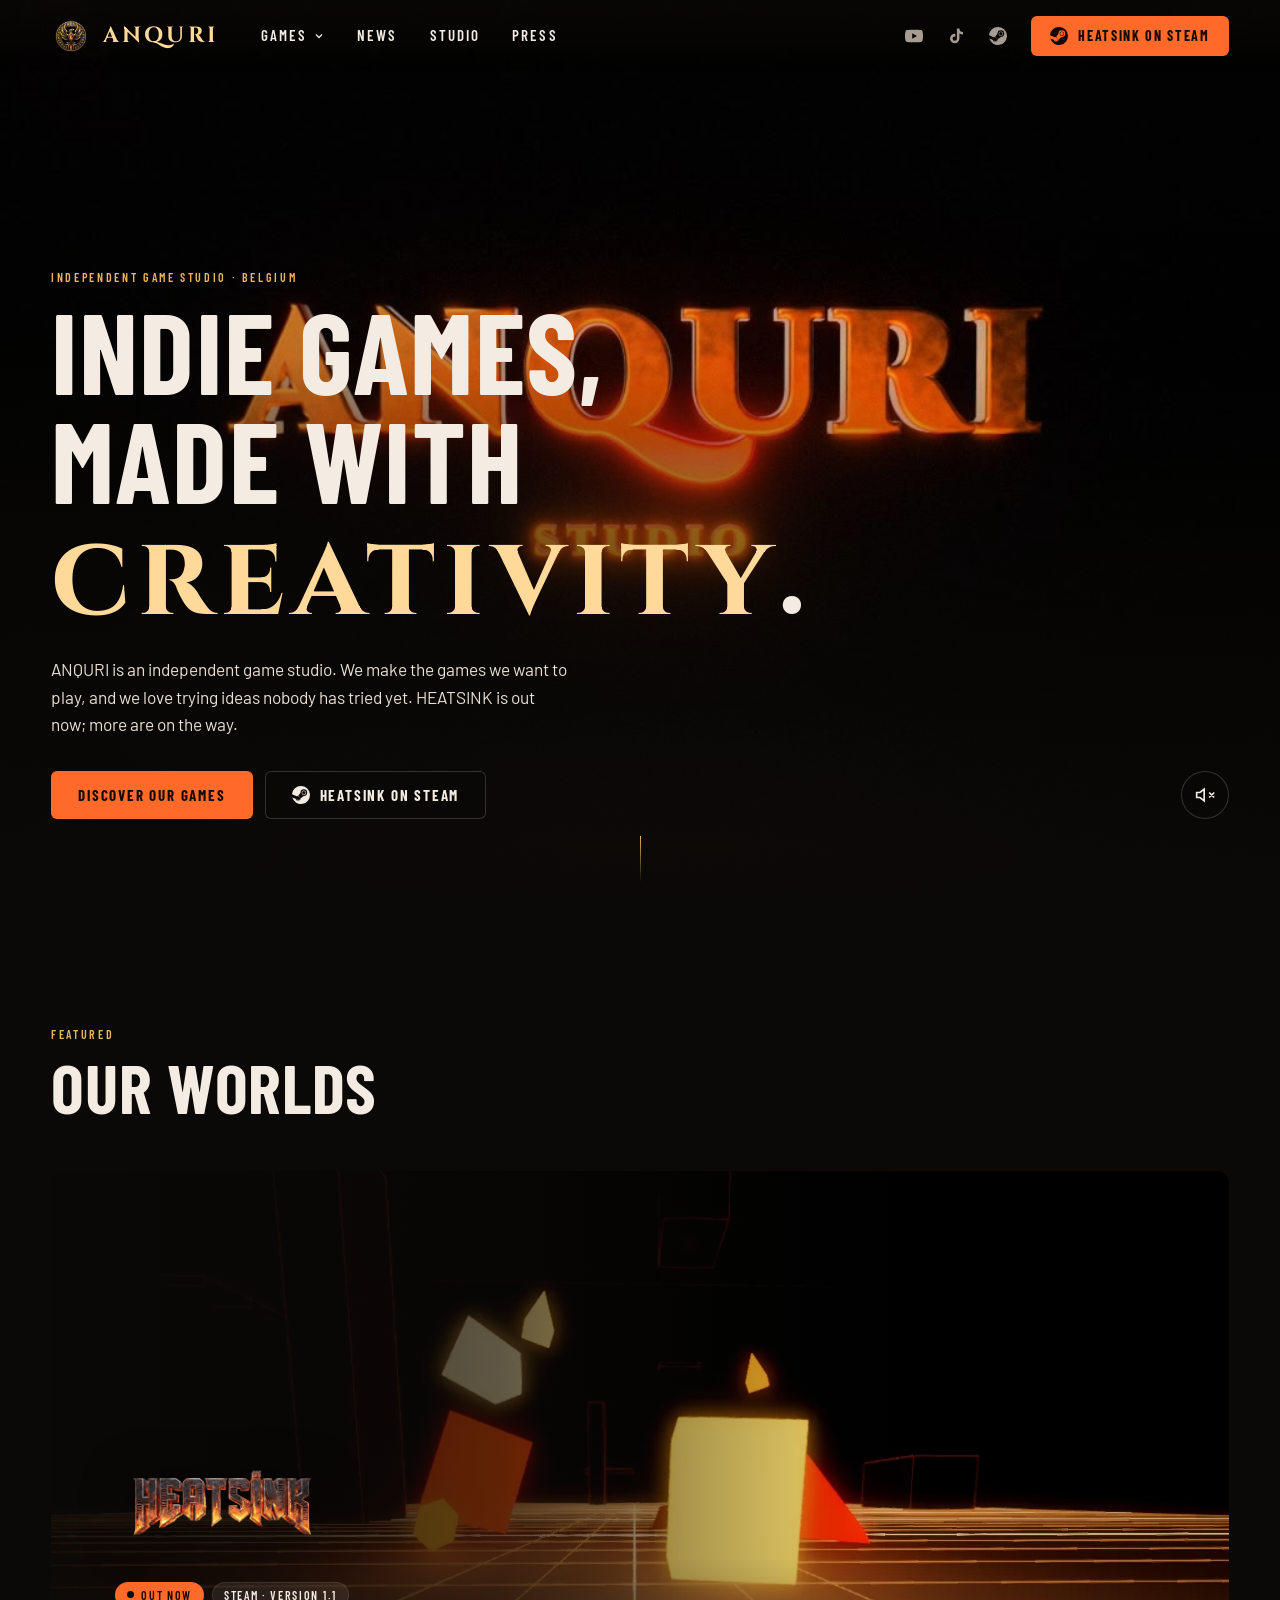
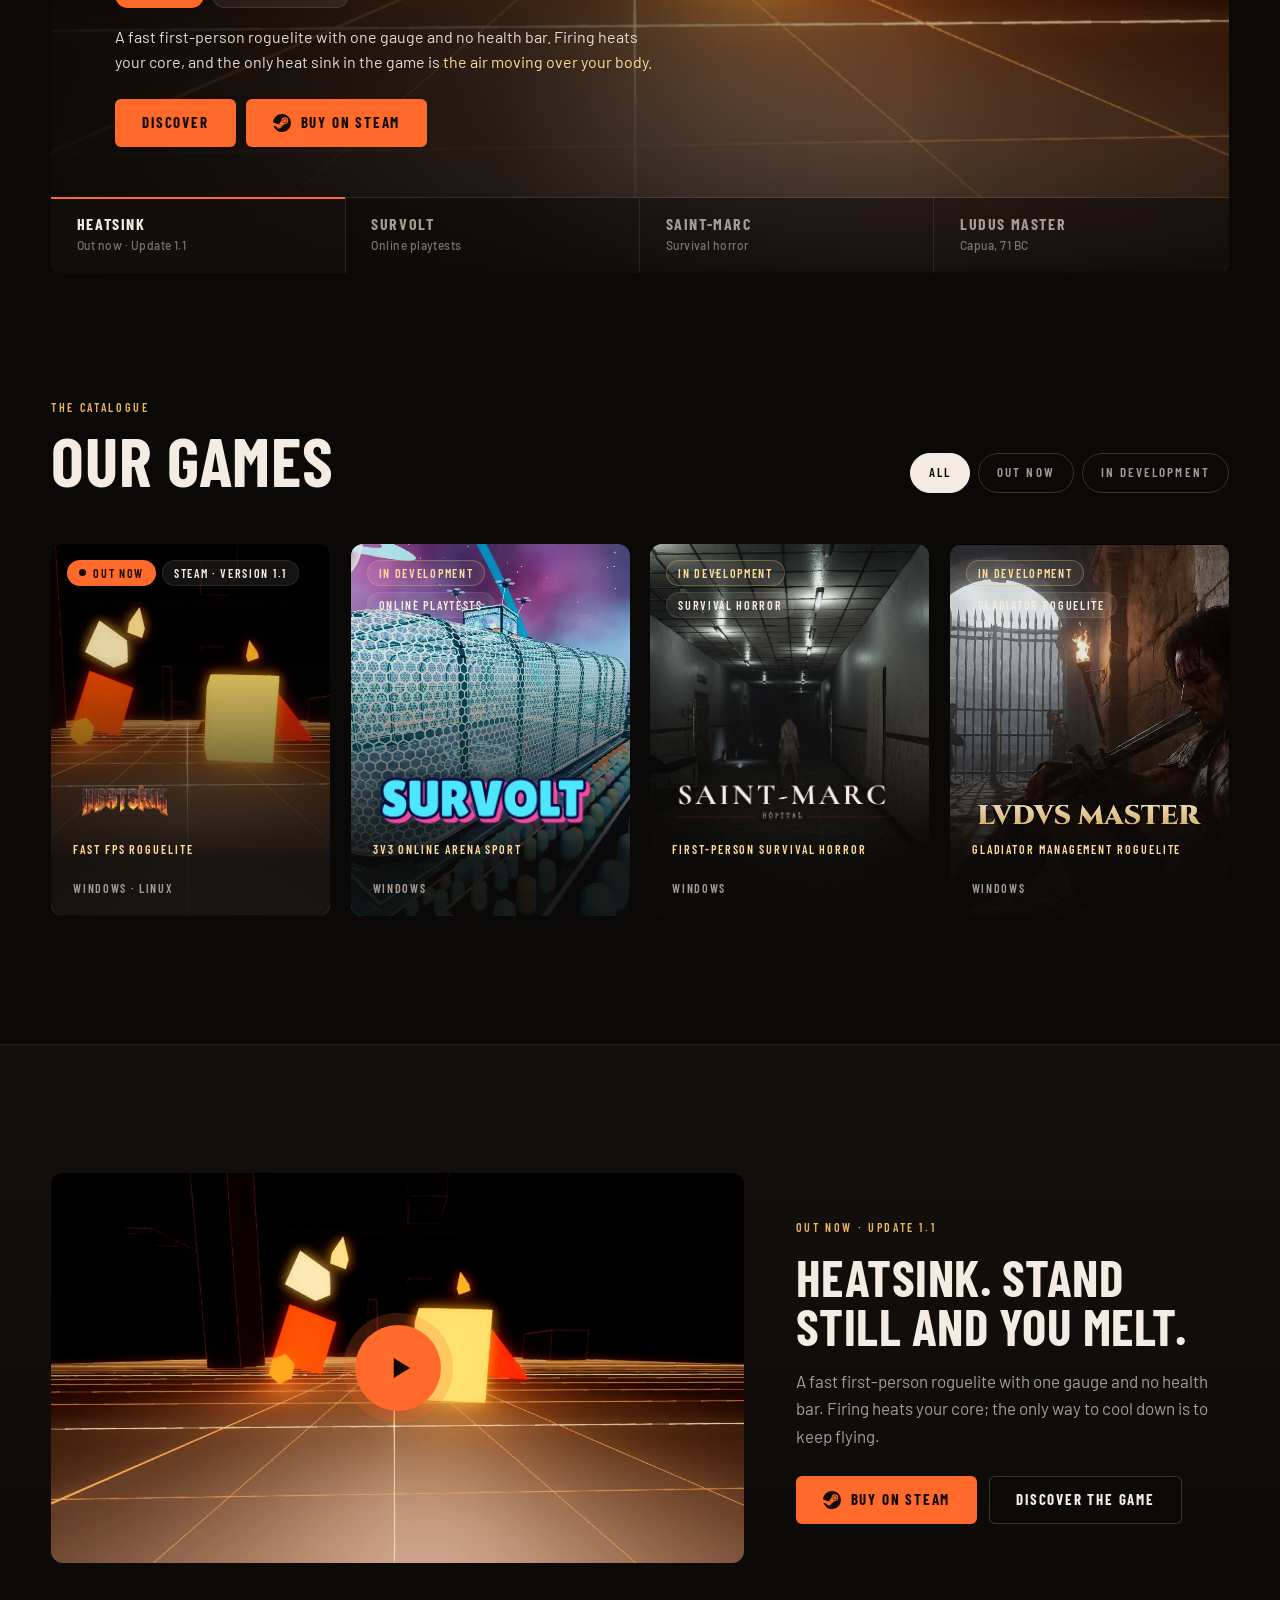
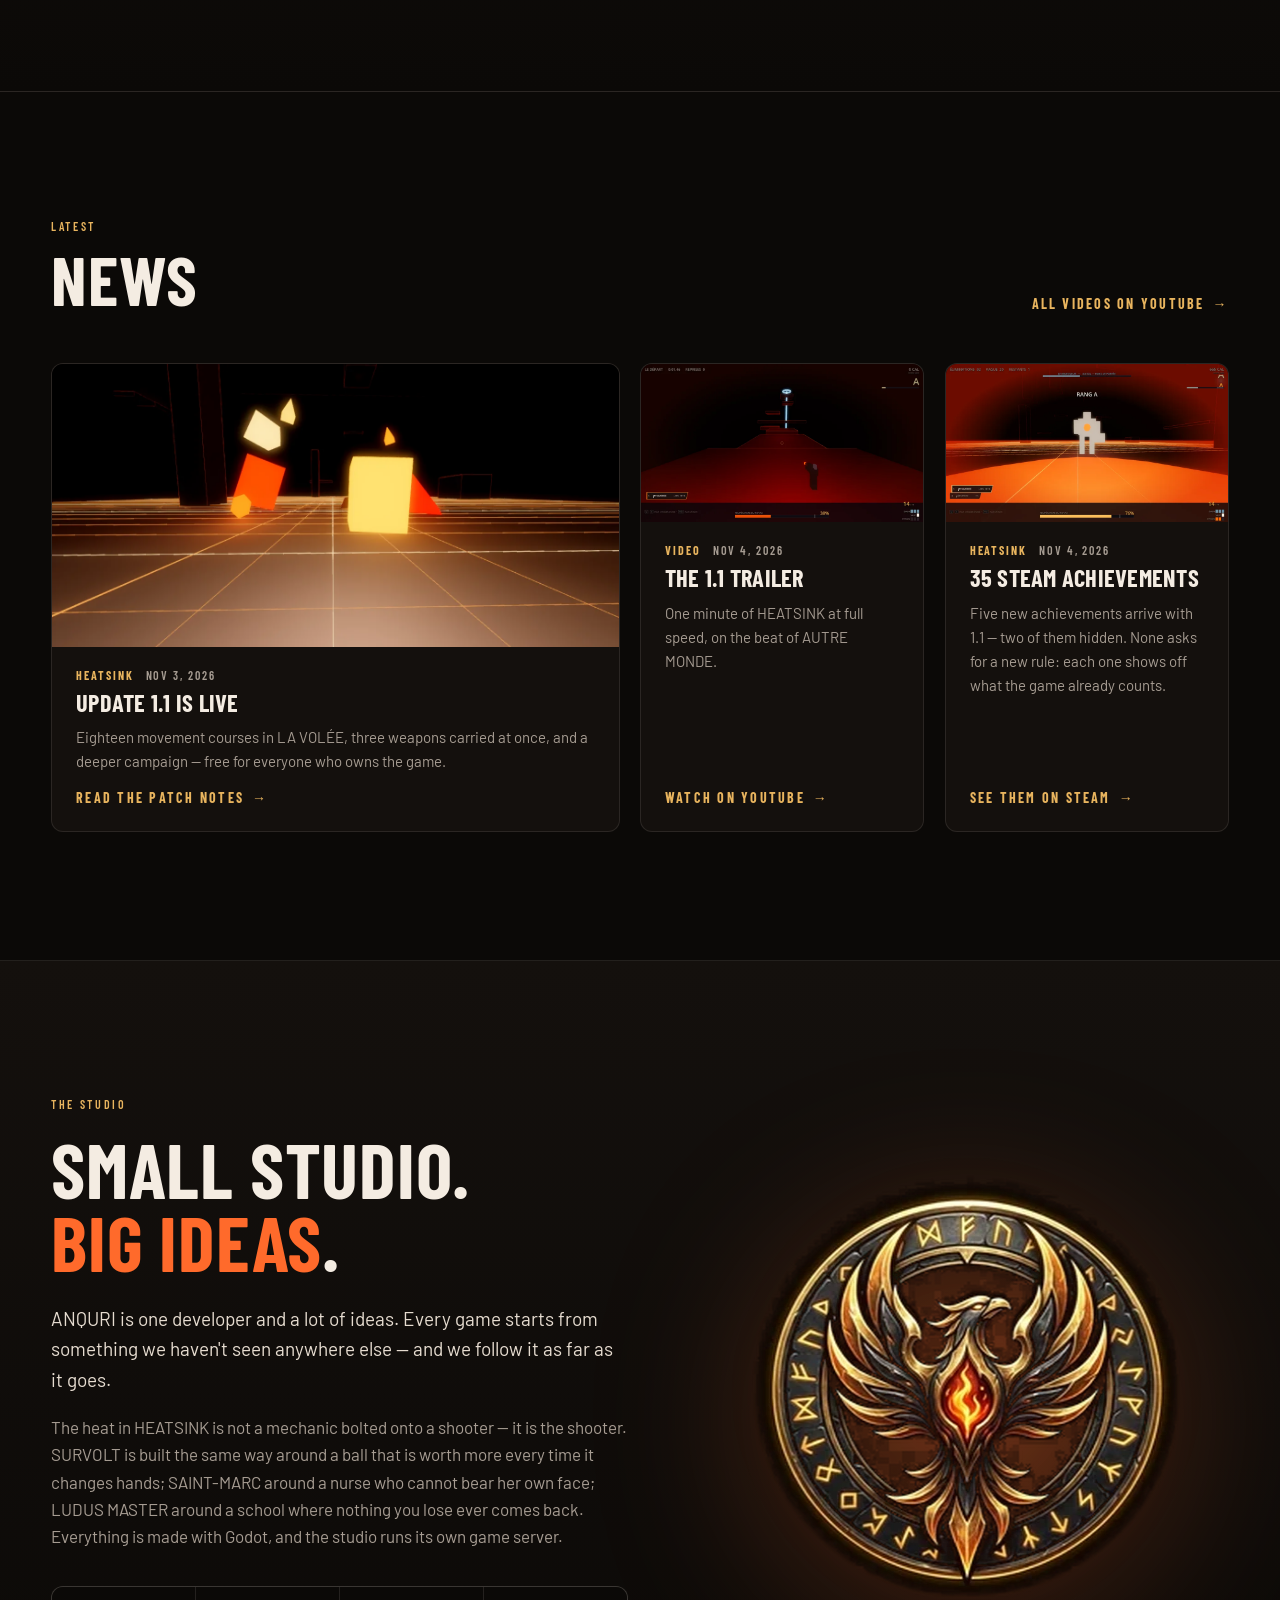
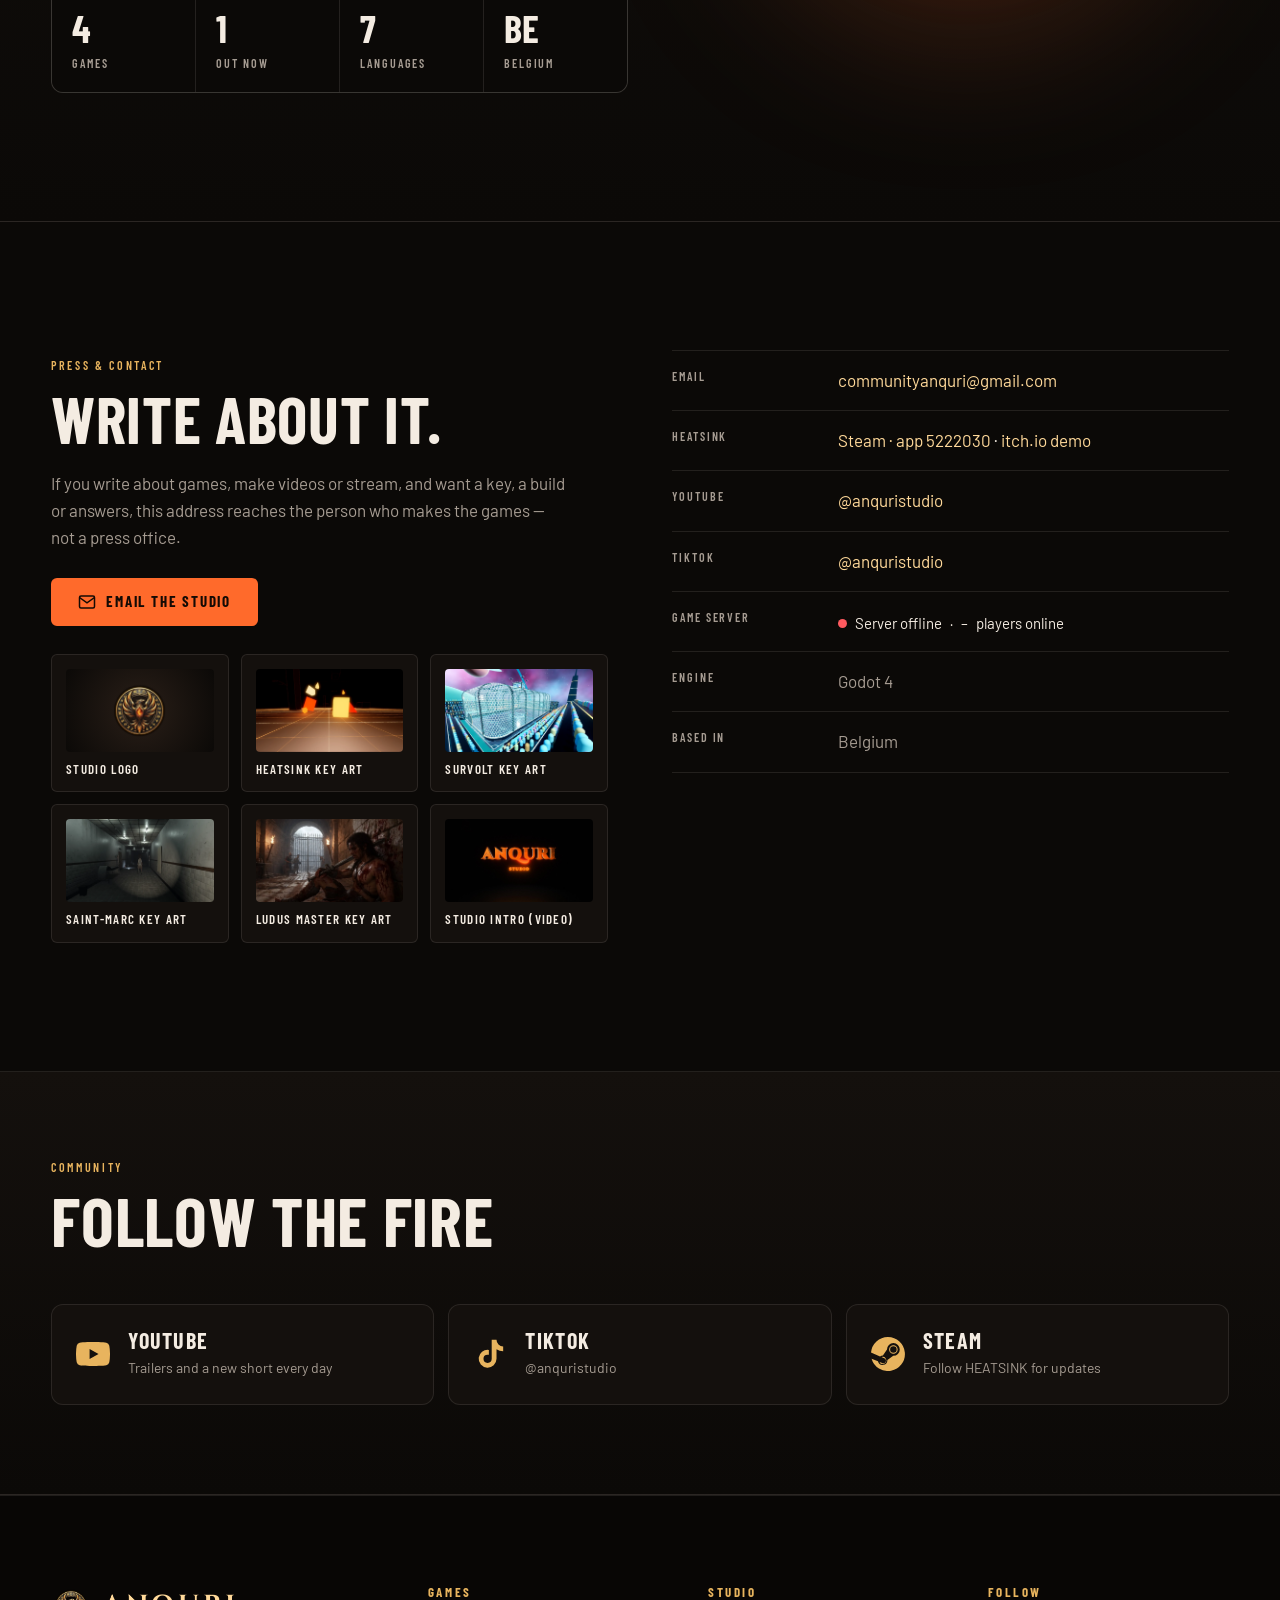
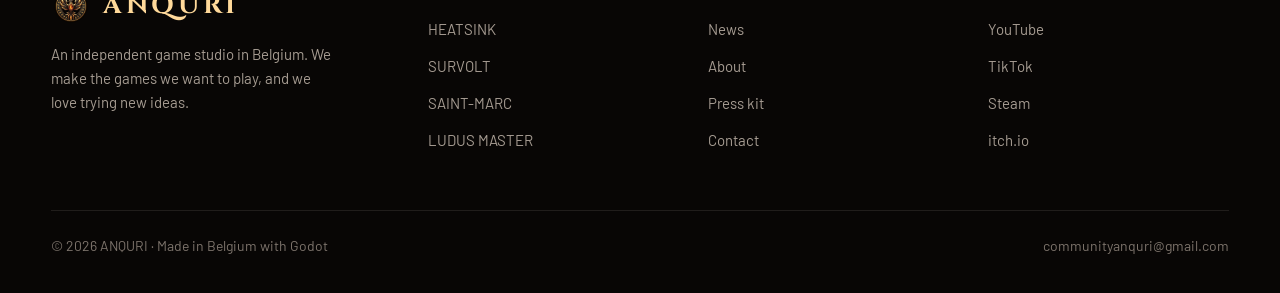
<file: index.html>
<!doctype html>
<html lang="en">
<head>
<meta charset="utf-8">
<meta name="viewport" content="width=device-width, initial-scale=1">
<title>ANQURI — independent game studio</title>
<meta name="description" content="ANQURI is an independent game studio in Belgium. HEATSINK is out now on Steam; SURVOLT, SAINT-MARC and LUDUS MASTER are in development.">
<link rel="canonical" href="https://anquri.net/">
<meta property="og:site_name" content="ANQURI">
<meta property="og:title" content="ANQURI — independent game studio">
<meta property="og:description" content="ANQURI is an independent game studio in Belgium. HEATSINK is out now on Steam; SURVOLT, SAINT-MARC and LUDUS MASTER are in development.">
<meta property="og:type" content="website">
<meta property="og:url" content="https://anquri.net/">
<meta property="og:image" content="https://anquri.net/img/og-anquri.jpg">
<meta property="og:image:alt" content="The ANQURI phoenix seal.">
<meta name="twitter:card" content="summary_large_image">
<meta name="theme-color" content="#0B0907">
<link rel="icon" href="favicon.ico" sizes="32x32">
<link rel="icon" href="img/anquri-seal.webp" type="image/webp" sizes="512x512">
<link rel="apple-touch-icon" href="img/apple-touch-icon.png">
<link rel="preconnect" href="https://fonts.googleapis.com">
<link rel="preconnect" href="https://fonts.gstatic.com" crossorigin>
<link rel="stylesheet" href="https://fonts.googleapis.com/css2?family=Barlow:wght@400;500;600&family=Barlow+Condensed:wght@600;700&family=Cinzel:wght@700&display=swap">
<link rel="stylesheet" href="style.css?v=7">
<link rel="preload" as="image" href="media/anquri-intro.jpg">
<script type="application/ld+json">{"@context": "https://schema.org", "@type": "Organization", "name": "ANQURI", "url": "https://anquri.net/", "logo": "https://anquri.net/img/anquri-seal.webp", "email": "communityanquri@gmail.com", "sameAs": ["https://www.youtube.com/@anquristudio", "https://www.tiktok.com/@anquristudio"], "address": {"@type": "PostalAddress", "addressCountry": "BE"}}</script>
</head>
<body class="">
<a class="skip" href="#main">Skip to content</a>
<header class="head">
  <div class="head-in">
    <a class="logo" href="index.html" aria-label="ANQURI — home"><img src="img/anquri-seal.webp" alt="" width="512" height="512"><b>ANQURI</b></a>
    <nav class="menu" aria-label="Main">
      <div class="has-mega"><button type="button" aria-expanded="false" aria-controls="mega-games">Games <svg viewBox="0 0 24 24" fill="none" stroke="currentColor" stroke-width="2.5" aria-hidden="true"><path d="m6 9 6 6 6-6"/></svg></button>
        <div class="mega" id="mega-games"><div class="mega-in"><a class="mega-card" href="heatsink.html"><img class="bg" src="img/heatsink-keyart.webp" alt="" loading="lazy" width="1232" height="706">
<span class="cap"><b>HEATSINK</b><span>Out now</span></span></a><a class="mega-card" href="survolt.html"><img class="bg" src="img/survolt-keyart.webp" alt="" loading="lazy" width="1232" height="706">
<span class="cap"><b>SURVOLT</b><span>In development</span></span></a><a class="mega-card" href="saint-marc.html"><img class="bg" src="img/saint-marc-keyart.webp" alt="" loading="lazy" width="1232" height="706">
<span class="cap"><b>SAINT-MARC</b><span>In development</span></span></a><a class="mega-card" href="ludus-master.html"><img class="bg" src="img/ludus-keyart.webp" alt="" loading="lazy" width="1232" height="706">
<span class="cap"><b>LUDUS MASTER</b><span>In development</span></span></a></div></div></div>
      <a href="index.html#news">News</a>
      <a href="index.html#studio">Studio</a>
      <a href="index.html#press">Press</a>
    </nav>
    <div class="head-right"><div class="socials"><a href="https://www.youtube.com/@anquristudio" rel="noopener" aria-label="ANQURI on YouTube"><svg viewBox="0 0 24 24" fill="currentColor" aria-hidden="true"><path d="M23.5 6.2a3 3 0 0 0-2.1-2.1C19.5 3.6 12 3.6 12 3.6s-7.5 0-9.4.5A3 3 0 0 0 .5 6.2 31 31 0 0 0 0 12a31 31 0 0 0 .5 5.8 3 3 0 0 0 2.1 2.1c1.9.5 9.4.5 9.4.5s7.5 0 9.4-.5a3 3 0 0 0 2.1-2.1A31 31 0 0 0 24 12a31 31 0 0 0-.5-5.8zM9.6 15.6V8.4l6.3 3.6-6.3 3.6z"/></svg></a><a href="https://www.tiktok.com/@anquristudio" rel="noopener" aria-label="ANQURI on TikTok"><svg viewBox="0 0 24 24" fill="currentColor" aria-hidden="true"><path d="M16.6 2h-3.4v13.4a2.9 2.9 0 1 1-2.9-2.9c.3 0 .6 0 .9.1V9.1a6.3 6.3 0 1 0 5.4 6.3V8.6a8 8 0 0 0 4.7 1.5V6.7a4.7 4.7 0 0 1-4.7-4.7z"/></svg></a><a href="https://store.steampowered.com/app/5222030/" rel="noopener" aria-label="HEATSINK on Steam"><svg viewBox="0 0 24 24" fill="currentColor" aria-hidden="true"><path d="M12 0a12 12 0 0 0-12 11l6.4 2.7a3.4 3.4 0 0 1 2-.6l2.9-4.2v-.1a4.5 4.5 0 1 1 4.5 4.5h-.1l-4.1 3v.1a3.4 3.4 0 0 1-6.7.7L.4 15.3A12 12 0 1 0 12 0zM7.5 18.2l-1.5-.6a2.5 2.5 0 1 0 1.4-3.4l1.5.6a1.9 1.9 0 1 1-1.4 3.4zm8.3-6.3a3 3 0 1 0 0-6 3 3 0 0 0 0 6zm0-5.3a2.3 2.3 0 1 1 0 4.6 2.3 2.3 0 0 1 0-4.6z"/></svg></a></div><a class="btn primary" href="https://store.steampowered.com/app/5222030/" rel="noopener"><svg viewBox="0 0 24 24" fill="currentColor" aria-hidden="true"><path d="M12 0a12 12 0 0 0-12 11l6.4 2.7a3.4 3.4 0 0 1 2-.6l2.9-4.2v-.1a4.5 4.5 0 1 1 4.5 4.5h-.1l-4.1 3v.1a3.4 3.4 0 0 1-6.7.7L.4 15.3A12 12 0 1 0 12 0zM7.5 18.2l-1.5-.6a2.5 2.5 0 1 0 1.4-3.4l1.5.6a1.9 1.9 0 1 1-1.4 3.4zm8.3-6.3a3 3 0 1 0 0-6 3 3 0 0 0 0 6zm0-5.3a2.3 2.3 0 1 1 0 4.6 2.3 2.3 0 0 1 0-4.6z"/></svg>HEATSINK on Steam</a></div>
    <button class="burger" type="button" aria-label="Menu" aria-expanded="false" aria-controls="drawer"><span></span><span></span><span></span></button>
  </div>
</header>
<nav class="drawer" id="drawer" aria-label="Mobile">
  <a href="index.html#games">Games</a><div class="sub"><a href="heatsink.html">HEATSINK</a><a href="survolt.html">SURVOLT</a><a href="saint-marc.html">SAINT-MARC</a><a href="ludus-master.html">LUDUS MASTER</a></div>
  <a href="index.html#news">News</a><a href="index.html#studio">Studio</a><a href="index.html#press">Press</a>
  <a class="btn primary" href="https://store.steampowered.com/app/5222030/" rel="noopener"><svg viewBox="0 0 24 24" fill="currentColor" aria-hidden="true"><path d="M12 0a12 12 0 0 0-12 11l6.4 2.7a3.4 3.4 0 0 1 2-.6l2.9-4.2v-.1a4.5 4.5 0 1 1 4.5 4.5h-.1l-4.1 3v.1a3.4 3.4 0 0 1-6.7.7L.4 15.3A12 12 0 1 0 12 0zM7.5 18.2l-1.5-.6a2.5 2.5 0 1 0 1.4-3.4l1.5.6a1.9 1.9 0 1 1-1.4 3.4zm8.3-6.3a3 3 0 1 0 0-6 3 3 0 0 0 0 6zm0-5.3a2.3 2.3 0 1 1 0 4.6 2.3 2.3 0 0 1 0-4.6z"/></svg>HEATSINK on Steam</a>
  <div class="socials"><a href="https://www.youtube.com/@anquristudio" rel="noopener" aria-label="ANQURI on YouTube"><svg viewBox="0 0 24 24" fill="currentColor" aria-hidden="true"><path d="M23.5 6.2a3 3 0 0 0-2.1-2.1C19.5 3.6 12 3.6 12 3.6s-7.5 0-9.4.5A3 3 0 0 0 .5 6.2 31 31 0 0 0 0 12a31 31 0 0 0 .5 5.8 3 3 0 0 0 2.1 2.1c1.9.5 9.4.5 9.4.5s7.5 0 9.4-.5a3 3 0 0 0 2.1-2.1A31 31 0 0 0 24 12a31 31 0 0 0-.5-5.8zM9.6 15.6V8.4l6.3 3.6-6.3 3.6z"/></svg></a><a href="https://www.tiktok.com/@anquristudio" rel="noopener" aria-label="ANQURI on TikTok"><svg viewBox="0 0 24 24" fill="currentColor" aria-hidden="true"><path d="M16.6 2h-3.4v13.4a2.9 2.9 0 1 1-2.9-2.9c.3 0 .6 0 .9.1V9.1a6.3 6.3 0 1 0 5.4 6.3V8.6a8 8 0 0 0 4.7 1.5V6.7a4.7 4.7 0 0 1-4.7-4.7z"/></svg></a><a href="https://store.steampowered.com/app/5222030/" rel="noopener" aria-label="HEATSINK on Steam"><svg viewBox="0 0 24 24" fill="currentColor" aria-hidden="true"><path d="M12 0a12 12 0 0 0-12 11l6.4 2.7a3.4 3.4 0 0 1 2-.6l2.9-4.2v-.1a4.5 4.5 0 1 1 4.5 4.5h-.1l-4.1 3v.1a3.4 3.4 0 0 1-6.7.7L.4 15.3A12 12 0 1 0 12 0zM7.5 18.2l-1.5-.6a2.5 2.5 0 1 0 1.4-3.4l1.5.6a1.9 1.9 0 1 1-1.4 3.4zm8.3-6.3a3 3 0 1 0 0-6 3 3 0 0 0 0 6zm0-5.3a2.3 2.3 0 1 1 0 4.6 2.3 2.3 0 0 1 0-4.6z"/></svg></a></div>
</nav>
<main id="main">
<section class="hero" aria-label="ANQURI">
  <img class="poster" src="media/anquri-intro.jpg" alt="" width="1280" height="720">
  <video autoplay muted loop playsinline preload="metadata" poster="media/anquri-intro.jpg" aria-hidden="true">
    <source src="media/anquri-intro.mp4" type="video/mp4"></video>
  <div class="hero-in">
    <p class="label rise">Independent game studio · Belgium</p>
    <h1 class="rise" style="--d:1">Indie games, made with <span class="brand">creativity</span>.</h1>
    <p class="lede rise" style="--d:2">ANQURI is an independent game studio. We make the games we want to play, and we love trying ideas nobody has tried yet. HEATSINK is out now; more are on the way.</p>
    <div class="actions rise" style="--d:3"><a class="btn primary" href="#games">Discover our games</a><a class="btn ghost" href="https://store.steampowered.com/app/5222030/" rel="noopener"><svg viewBox="0 0 24 24" fill="currentColor" aria-hidden="true"><path d="M12 0a12 12 0 0 0-12 11l6.4 2.7a3.4 3.4 0 0 1 2-.6l2.9-4.2v-.1a4.5 4.5 0 1 1 4.5 4.5h-.1l-4.1 3v.1a3.4 3.4 0 0 1-6.7.7L.4 15.3A12 12 0 1 0 12 0zM7.5 18.2l-1.5-.6a2.5 2.5 0 1 0 1.4-3.4l1.5.6a1.9 1.9 0 1 1-1.4 3.4zm8.3-6.3a3 3 0 1 0 0-6 3 3 0 0 0 0 6zm0-5.3a2.3 2.3 0 1 1 0 4.6 2.3 2.3 0 0 1 0-4.6z"/></svg>HEATSINK on Steam</a></div>
  </div>
  <button class="sound" type="button" aria-pressed="false" aria-label="Turn sound on"><svg class="off" viewBox="0 0 24 24" fill="none" stroke="currentColor" stroke-width="2" aria-hidden="true"><path d="M11 5 6 9H2v6h4l5 4zM23 9l-6 6M17 9l6 6"/></svg><svg class="on" style="display:none" viewBox="0 0 24 24" fill="none" stroke="currentColor" stroke-width="2" aria-hidden="true"><path d="M11 5 6 9H2v6h4l5 4zM15.5 8.5a5 5 0 0 1 0 7M19 5a10 10 0 0 1 0 14"/></svg></button>
  <span class="scroll-cue" aria-hidden="true"></span>
</section>

<section class="sec" aria-labelledby="featured-t">
  <div class="wrap">
    <div class="sec-head rise"><div><span class="label">Featured</span><h2 id="featured-t">Our worlds</h2></div></div>
    <div class="feature rise" data-ms="7000"><div class="slide on" role="tabpanel" id="slide-heatsink" aria-label="HEATSINK">
  <img class="bg" src="img/heatsink-keyart.webp" alt="" width="1232" height="706">
  <div class="slide-in"><img class="wm" src="img/heatsink-wordmark.webp" alt="HEATSINK"><div class="chips"><span class="chip out">Out now</span><span class="chip ">Steam · Version 1.1</span></div>
    <p>A fast first-person roguelite with one gauge and no health bar. Firing heats your core, and the only heat sink in the game is <em>the air moving over your body</em>.</p><div class="actions"><a class="btn primary" href="heatsink.html">Discover</a><a class="btn primary" href="https://store.steampowered.com/app/5222030/" rel="noopener"><svg viewBox="0 0 24 24" fill="currentColor" aria-hidden="true"><path d="M12 0a12 12 0 0 0-12 11l6.4 2.7a3.4 3.4 0 0 1 2-.6l2.9-4.2v-.1a4.5 4.5 0 1 1 4.5 4.5h-.1l-4.1 3v.1a3.4 3.4 0 0 1-6.7.7L.4 15.3A12 12 0 1 0 12 0zM7.5 18.2l-1.5-.6a2.5 2.5 0 1 0 1.4-3.4l1.5.6a1.9 1.9 0 1 1-1.4 3.4zm8.3-6.3a3 3 0 1 0 0-6 3 3 0 0 0 0 6zm0-5.3a2.3 2.3 0 1 1 0 4.6 2.3 2.3 0 0 1 0-4.6z"/></svg>Buy on Steam</a></div></div>
</div><div class="slide" role="tabpanel" id="slide-survolt" aria-label="SURVOLT">
  <img class="bg" src="img/survolt-keyart.webp" alt="" loading="lazy" width="1232" height="706">
  <div class="slide-in"><img class="wm" src="img/survolt-wordmark.webp" alt="SURVOLT"><div class="chips"><span class="chip dev">In development</span><span class="chip ">Online playtests</span></div>
    <p>A three-a-side arena sport with one ball and two moving targets. The ball is worth more every time it changes hands — <em>pass it before you shoot it</em>.</p><div class="actions"><a class="btn primary" href="survolt.html">Discover</a></div></div>
</div><div class="slide" role="tabpanel" id="slide-saint-marc" aria-label="SAINT-MARC">
  <img class="bg" src="img/saint-marc-keyart.webp" alt="" loading="lazy" width="1232" height="706">
  <div class="slide-in"><img class="wm" src="img/saint-marc-wordmark.webp" alt="SAINT-MARC"><div class="chips"><span class="chip dev">In development</span><span class="chip ">Survival horror</span></div>
    <p>A first-person survival horror game in an abandoned hospital, without a weapon. The nurse still doing her rounds cannot bear to see <em>her own face</em>.</p><div class="actions"><a class="btn primary" href="saint-marc.html">Discover</a></div></div>
</div><div class="slide" role="tabpanel" id="slide-ludus-master" aria-label="LUDUS MASTER">
  <img class="bg" src="img/ludus-keyart.webp" alt="" loading="lazy" width="1232" height="706">
  <div class="slide-in"><img class="wm" src="img/ludus-wordmark.webp" alt="LUDUS MASTER"><div class="chips"><span class="chip dev">In development</span><span class="chip ">Gladiator roguelite</span></div>
    <p>Run a gladiator school in Capua, 71 BC. Buy men, train them, fight their battles in real time — and remember that <em>every wound is permanent</em>.</p><div class="actions"><a class="btn primary" href="ludus-master.html">Discover</a></div></div>
</div><div class="tabs" role="tablist" aria-label="Featured games"><button class="tab" role="tab" type="button" aria-controls="slide-heatsink" aria-selected="true"><span class="bar"></span>HEATSINK<small>Out now · Update 1.1</small></button><button class="tab" role="tab" type="button" aria-controls="slide-survolt" aria-selected="false"><span class="bar"></span>SURVOLT<small>Online playtests</small></button><button class="tab" role="tab" type="button" aria-controls="slide-saint-marc" aria-selected="false"><span class="bar"></span>SAINT-MARC<small>Survival horror</small></button><button class="tab" role="tab" type="button" aria-controls="slide-ludus-master" aria-selected="false"><span class="bar"></span>LUDUS MASTER<small>Capua, 71 BC</small></button></div></div>
  </div>
</section>

<section class="sec" id="games" aria-labelledby="games-t" style="padding-top:0">
  <div class="wrap">
    <div class="sec-head rise"><div><span class="label">The catalogue</span><h2 id="games-t">Our games</h2></div>
      <div class="filters" data-for="#game-grid" role="group" aria-label="Filter games">
        <button type="button" data-f="all" aria-pressed="true">All</button>
        <button type="button" data-f="out" aria-pressed="false">Out now</button>
        <button type="button" data-f="dev" aria-pressed="false">In development</button></div></div>
    <div class="games rise" id="game-grid"><a class="card" href="heatsink.html" data-state="out">
  <img class="bg" src="img/heatsink-keyart.webp" alt="" loading="lazy" width="1232" height="706">
  <div class="top"><span class="chip out">Out now</span><span class="chip ">Steam · Version 1.1</span></div>
  <div class="body"><img class="wm" src="img/heatsink-wordmark.webp" alt="HEATSINK" loading="lazy">
    <div class="genre">Fast FPS roguelite</div><p class="hook">A fast first-person roguelite with one gauge and no health bar. Firing heats your core, and the only heat sink in the game is <em>the air moving over your body</em>.</p>
    <div class="plat"><span>Windows · Linux</span></div></div>
</a><a class="card" href="survolt.html" data-state="dev">
  <img class="bg" src="img/survolt-keyart.webp" alt="" loading="lazy" width="1232" height="706">
  <div class="top"><span class="chip dev">In development</span><span class="chip ">Online playtests</span></div>
  <div class="body"><img class="wm" src="img/survolt-wordmark.webp" alt="SURVOLT" loading="lazy">
    <div class="genre">3v3 online arena sport</div><p class="hook">A three-a-side arena sport with one ball and two moving targets. The ball is worth more every time it changes hands — <em>pass it before you shoot it</em>.</p>
    <div class="plat"><span>Windows</span></div></div>
</a><a class="card" href="saint-marc.html" data-state="dev">
  <img class="bg" src="img/saint-marc-keyart.webp" alt="" loading="lazy" width="1232" height="706">
  <div class="top"><span class="chip dev">In development</span><span class="chip ">Survival horror</span></div>
  <div class="body"><img class="wm" src="img/saint-marc-wordmark.webp" alt="SAINT-MARC" loading="lazy">
    <div class="genre">First-person survival horror</div><p class="hook">A first-person survival horror game in an abandoned hospital, without a weapon. The nurse still doing her rounds cannot bear to see <em>her own face</em>.</p>
    <div class="plat"><span>Windows</span></div></div>
</a><a class="card" href="ludus-master.html" data-state="dev">
  <img class="bg" src="img/ludus-keyart.webp" alt="" loading="lazy" width="1232" height="706">
  <div class="top"><span class="chip dev">In development</span><span class="chip ">Gladiator roguelite</span></div>
  <div class="body"><img class="wm" src="img/ludus-wordmark.webp" alt="LUDUS MASTER" loading="lazy">
    <div class="genre">Gladiator management roguelite</div><p class="hook">Run a gladiator school in Capua, 71 BC. Buy men, train them, fight their battles in real time — and remember that <em>every wound is permanent</em>.</p>
    <div class="plat"><span>Windows</span></div></div>
</a></div>
  </div>
</section>

<section class="sec band" aria-labelledby="trailer-t">
  <div class="wrap trailer">
    <button class="yt rise" type="button" data-yt="OvxVz4CzZLo" aria-label="Play the HEATSINK 1.1 trailer">
      <img src="img/heatsink-keyart.webp" alt="" loading="lazy" width="1232" height="706"><span class="play"><svg viewBox="0 0 24 24" fill="currentColor" aria-hidden="true"><path d="M7 4v16l13-8z"/></svg></span></button>
    <div class="rise" style="--d:1"><span class="label">Out now · Update 1.1</span>
      <h2 id="trailer-t">HEATSINK. Stand still and you melt.</h2>
      <p class="muted">A fast first-person roguelite with one gauge and no health bar. Firing heats your core; the only way to cool down is to keep flying.</p>
      <div class="actions" style="display:flex;flex-wrap:wrap;gap:12px;margin-top:26px"><a class="btn primary" href="https://store.steampowered.com/app/5222030/" rel="noopener"><svg viewBox="0 0 24 24" fill="currentColor" aria-hidden="true"><path d="M12 0a12 12 0 0 0-12 11l6.4 2.7a3.4 3.4 0 0 1 2-.6l2.9-4.2v-.1a4.5 4.5 0 1 1 4.5 4.5h-.1l-4.1 3v.1a3.4 3.4 0 0 1-6.7.7L.4 15.3A12 12 0 1 0 12 0zM7.5 18.2l-1.5-.6a2.5 2.5 0 1 0 1.4-3.4l1.5.6a1.9 1.9 0 1 1-1.4 3.4zm8.3-6.3a3 3 0 1 0 0-6 3 3 0 0 0 0 6zm0-5.3a2.3 2.3 0 1 1 0 4.6 2.3 2.3 0 0 1 0-4.6z"/></svg>Buy on Steam</a><a class="btn ghost" href="heatsink.html">Discover the game</a></div></div>
  </div>
</section>

<section class="sec" id="news" aria-labelledby="news-t">
  <div class="wrap">
    <div class="sec-head rise"><div><span class="label">Latest</span><h2 id="news-t">News</h2></div>
      <a class="arrow-link" href="https://www.youtube.com/@anquristudio" rel="noopener">All videos on YouTube</a></div>
    <div class="news"><a class="post rise" style="--d:0" href="https://store.steampowered.com/news/app/5222030/view/719046730650223303" rel="noopener">
  <div class="ph"><img src="img/heatsink-keyart.webp" alt="" loading="lazy"></div>
  <div class="tx"><div class="meta"><b>HEATSINK</b><time datetime="2026-11-03">Nov 3, 2026</time></div>
    <h3>Update 1.1 is live</h3><p>Eighteen movement courses in LA VOLÉE, three weapons carried at once, and a deeper campaign — free for everyone who owns the game.</p><span class="arrow-link">Read the patch notes</span></div>
</a><a class="post rise" style="--d:1" href="https://youtu.be/OvxVz4CzZLo" rel="noopener">
  <div class="ph"><img src="img/heatsink-volee.webp" alt="" loading="lazy"></div>
  <div class="tx"><div class="meta"><b>Video</b><time datetime="2026-11-04">Nov 4, 2026</time></div>
    <h3>The 1.1 trailer</h3><p>One minute of HEATSINK at full speed, on the beat of AUTRE MONDE.</p><span class="arrow-link">Watch on YouTube</span></div>
</a><a class="post rise" style="--d:2" href="https://store.steampowered.com/app/5222030/" rel="noopener">
  <div class="ph"><img src="img/heatsink-boss.webp" alt="" loading="lazy"></div>
  <div class="tx"><div class="meta"><b>HEATSINK</b><time datetime="2026-11-04">Nov 4, 2026</time></div>
    <h3>35 Steam achievements</h3><p>Five new achievements arrive with 1.1 — two of them hidden. None asks for a new rule: each one shows off what the game already counts.</p><span class="arrow-link">See them on Steam</span></div>
</a></div>
  </div>
</section>

<section class="sec band" id="studio" aria-labelledby="studio-t">
  <div class="wrap studio">
    <div class="rise"><span class="label">The studio</span>
      <h2 id="studio-t" style="margin:16px 0 26px">Small studio.<br><em>Big ideas</em>.</h2>
      <p style="font-size:19px;color:#E6DCD0;max-width:56ch">ANQURI is one developer and a lot of ideas. Every game starts from something we haven't seen anywhere else — and we follow it as far as it goes.</p>
      <p class="muted" style="max-width:60ch">The heat in HEATSINK is not a mechanic bolted onto a shooter — it is the shooter. SURVOLT is built the same way around a ball that is worth more every time it changes hands; SAINT-MARC around a nurse who cannot bear her own face; LUDUS MASTER around a school where nothing you lose ever comes back. Everything is made with Godot, and the studio runs its own game server.</p>
      <div class="facts"><div><b>4</b><span>Games</span></div><div><b>1</b><span>Out now</span></div><div><b>7</b><span>Languages</span></div><div><b>BE</b><span>Belgium</span></div></div>
    </div>
    <div class="seal rise" style="--d:1"><img src="img/anquri-seal.webp" alt="The ANQURI seal: a golden phoenix inside a ring of runes" width="512" height="512" loading="lazy"></div>
  </div>
</section>

<section class="sec" id="press" aria-labelledby="press-t">
  <div class="wrap press">
    <div class="rise"><span class="label">Press &amp; contact</span>
      <h2 id="press-t">Write about it.</h2>
      <p class="muted" style="max-width:52ch">If you write about games, make videos or stream, and want a key, a build or answers, this address reaches the person who makes the games — not a press office.</p>
      <div style="margin-top:26px"><a class="btn primary" href="mailto:communityanquri@gmail.com"><svg viewBox="0 0 24 24" fill="none" stroke="currentColor" stroke-width="2" aria-hidden="true"><rect x="2" y="4" width="20" height="16" rx="2"/><path d="m2 6 10 7 10-7"/></svg>Email the studio</a></div>
      <div class="kit">
        <a class="logo-tile" href="img/anquri-seal.webp" download><img src="img/anquri-seal.webp" alt="" loading="lazy">Studio logo</a>
        <a href="img/heatsink-keyart.webp" download><img src="img/heatsink-keyart.webp" alt="" loading="lazy">HEATSINK key art</a>
        <a href="img/survolt-keyart.webp" download><img src="img/survolt-keyart.webp" alt="" loading="lazy">SURVOLT key art</a>
        <a href="img/saint-marc-keyart.webp" download><img src="img/saint-marc-keyart.webp" alt="" loading="lazy">SAINT-MARC key art</a>
        <a href="img/ludus-keyart.webp" download><img src="img/ludus-keyart.webp" alt="" loading="lazy">LUDUS MASTER key art</a>
        <a href="media/anquri-intro.mp4" download><img src="media/anquri-intro.jpg" alt="" loading="lazy">Studio intro (video)</a>
      </div>
    </div>
    <dl class="lines rise" style="--d:1">
      <div><dt>Email</dt><dd><a href="mailto:communityanquri@gmail.com">communityanquri@gmail.com</a></dd></div>
      <div><dt>HEATSINK</dt><dd><a href="https://store.steampowered.com/app/5222030/" rel="noopener">Steam · app 5222030</a> · <a href="https://anquri.itch.io/heatsink" rel="noopener">itch.io demo</a></dd></div>
      <div><dt>YouTube</dt><dd><a href="https://www.youtube.com/@anquristudio" rel="noopener">@anquristudio</a></dd></div>
      <div><dt>TikTok</dt><dd><a href="https://www.tiktok.com/@anquristudio" rel="noopener">@anquristudio</a></dd></div>
      <div><dt>Game server</dt><dd><span class="live" data-lobby="https://lobby.anquri.net" data-state="wait"><span class="dot"></span><span class="live-state">Checking…</span> · <span data-k="players">–</span> players online</span></dd></div>
      <div><dt>Engine</dt><dd class="muted">Godot 4</dd></div>
      <div><dt>Based in</dt><dd class="muted">Belgium</dd></div>
    </dl>
  </div>
</section>

<section class="sec band" aria-labelledby="follow-t" style="padding:clamp(56px,7vw,96px) 0">
  <div class="wrap">
    <div class="sec-head rise"><div><span class="label">Community</span><h2 id="follow-t">Follow the fire</h2></div></div>
    <div class="follow rise">
      <a href="https://www.youtube.com/@anquristudio" rel="noopener"><svg viewBox="0 0 24 24" fill="currentColor" aria-hidden="true"><path d="M23.5 6.2a3 3 0 0 0-2.1-2.1C19.5 3.6 12 3.6 12 3.6s-7.5 0-9.4.5A3 3 0 0 0 .5 6.2 31 31 0 0 0 0 12a31 31 0 0 0 .5 5.8 3 3 0 0 0 2.1 2.1c1.9.5 9.4.5 9.4.5s7.5 0 9.4-.5a3 3 0 0 0 2.1-2.1A31 31 0 0 0 24 12a31 31 0 0 0-.5-5.8zM9.6 15.6V8.4l6.3 3.6-6.3 3.6z"/></svg><div><b>YouTube</b><span>Trailers and a new short every day</span></div></a>
      <a href="https://www.tiktok.com/@anquristudio" rel="noopener"><svg viewBox="0 0 24 24" fill="currentColor" aria-hidden="true"><path d="M16.6 2h-3.4v13.4a2.9 2.9 0 1 1-2.9-2.9c.3 0 .6 0 .9.1V9.1a6.3 6.3 0 1 0 5.4 6.3V8.6a8 8 0 0 0 4.7 1.5V6.7a4.7 4.7 0 0 1-4.7-4.7z"/></svg><div><b>TikTok</b><span>@anquristudio</span></div></a>
      <a href="https://store.steampowered.com/app/5222030/" rel="noopener"><svg viewBox="0 0 24 24" fill="currentColor" aria-hidden="true"><path d="M12 0a12 12 0 0 0-12 11l6.4 2.7a3.4 3.4 0 0 1 2-.6l2.9-4.2v-.1a4.5 4.5 0 1 1 4.5 4.5h-.1l-4.1 3v.1a3.4 3.4 0 0 1-6.7.7L.4 15.3A12 12 0 1 0 12 0zM7.5 18.2l-1.5-.6a2.5 2.5 0 1 0 1.4-3.4l1.5.6a1.9 1.9 0 1 1-1.4 3.4zm8.3-6.3a3 3 0 1 0 0-6 3 3 0 0 0 0 6zm0-5.3a2.3 2.3 0 1 1 0 4.6 2.3 2.3 0 0 1 0-4.6z"/></svg><div><b>Steam</b><span>Follow HEATSINK for updates</span></div></a>
    </div>
  </div>
</section>
</main>
<footer class="foot">
  <div class="wrap">
    <div class="foot-grid">
      <div><a class="logo" href="index.html"><img src="img/anquri-seal.webp" alt="" width="512" height="512"><b>ANQURI</b></a>
        <p>An independent game studio in Belgium. We make the games we want to play, and we love trying new ideas.</p></div>
      <div><h4>Games</h4><ul><li><a href="heatsink.html">HEATSINK</a></li><li><a href="survolt.html">SURVOLT</a></li><li><a href="saint-marc.html">SAINT-MARC</a></li><li><a href="ludus-master.html">LUDUS MASTER</a></li></ul></div>
      <div><h4>Studio</h4><ul><li><a href="index.html#news">News</a></li><li><a href="index.html#studio">About</a></li><li><a href="index.html#press">Press kit</a></li><li><a href="mailto:communityanquri@gmail.com">Contact</a></li></ul></div>
      <div><h4>Follow</h4><ul><li><a href="https://www.youtube.com/@anquristudio" rel="noopener">YouTube</a></li><li><a href="https://www.tiktok.com/@anquristudio" rel="noopener">TikTok</a></li><li><a href="https://store.steampowered.com/app/5222030/" rel="noopener">Steam</a></li><li><a href="https://anquri.itch.io/heatsink" rel="noopener">itch.io</a></li></ul></div>
    </div>
    <div class="foot-bottom"><span>© 2026 ANQURI · Made in Belgium with Godot</span><a href="mailto:communityanquri@gmail.com">communityanquri@gmail.com</a></div>
  </div>
</footer>
<script src="site.js?v=7" defer></script>
</body>
</html>
</file>
<file: style.css>
/* ═══════════════════════════════════════════════════════════════════════════
   ANQURI — feuille de style du site (refonte 2026)

   Repères :
     §1  jetons (couleurs, typo, rythme)         §8  carrousel « à la une »
     §2  base                                    §9  grille des jeux + filtres
     §3  boutons, puces, liens                   §10 bande-annonce (façade vidéo)
     §4  en-tête, méga-menu, menu mobile         §11 actualités
     §5  héros vidéo de l'accueil                §12 studio, presse, réseaux
     §6  sections, titres de section             §13 pages de jeu
     §7  révélations au défilement               §14 pied de page
                                                 §15 thèmes par jeu
   ═══════════════════════════════════════════════════════════════════════════ */

/* §1 ── jetons ───────────────────────────────────────────────────────────── */
:root{
  --night:#0B0907;            /* fond : noir chaud de cendre */
  --char:#14100D;             /* surfaces */
  --char-2:#1C1612;
  --line:rgba(244,236,226,.10);
  --line-2:rgba(244,236,226,.18);

  --bone:#F4ECE2;             /* texte principal */
  --ash:#A69C92;              /* texte secondaire */
  --ash-2:#7D746C;

  --ember:#FF6A2B;            /* ce qui s'actionne */
  --ember-2:#E2521A;
  --gold:#E8B45E;             /* l'or du phénix : la marque */
  --gold-2:#FFD99A;
  --on-accent:#140A04;

  --ok:#4BE39A; --bad:#FF5A5F;

  --f-brand:"Cinzel", Georgia, serif;
  --f-head:"Barlow Condensed", "Arial Narrow", Arial, sans-serif;
  --f-body:"Barlow", "Segoe UI", Arial, sans-serif;

  --page:1440px;
  --gutter:clamp(18px,4vw,64px);
  --r:6px; --r-lg:12px;
  --ease:cubic-bezier(.22,.61,.36,1);
  --head-h:72px;
}

/* §2 ── base ─────────────────────────────────────────────────────────────── */
*,*::before,*::after{box-sizing:border-box}
html{scroll-behavior:smooth;-webkit-text-size-adjust:100%}
body{margin:0;background:var(--night);color:var(--bone);font:400 17px/1.6 var(--f-body);
  -webkit-font-smoothing:antialiased;overflow-x:hidden}
img,video{display:block;max-width:100%}
a{color:inherit;text-decoration:none}
p{margin:0 0 1em}
h1,h2,h3{margin:0;font-family:var(--f-head);font-weight:700;text-transform:uppercase;
  letter-spacing:.01em;line-height:.95;text-wrap:balance}
em{font-style:normal;color:var(--gold-2)}
:focus-visible{outline:2px solid var(--gold);outline-offset:3px;border-radius:3px}
.skip{position:absolute;left:-999px;top:8px;z-index:200;background:var(--gold);color:var(--on-accent);padding:8px 14px;border-radius:var(--r)}
.skip:focus{left:8px}
.sr{position:absolute;width:1px;height:1px;overflow:hidden;clip:rect(0 0 0 0);white-space:nowrap}
.wrap{max-width:var(--page);margin:0 auto;padding:0 var(--gutter)}
.muted{color:var(--ash)}
.label{font:600 12px/1 var(--f-head);letter-spacing:.22em;text-transform:uppercase;color:var(--gold)}

/* §3 ── boutons, puces ───────────────────────────────────────────────────── */
.btn{display:inline-flex;align-items:center;gap:10px;min-height:48px;padding:0 26px;border-radius:var(--r);
  font:700 15px/1 var(--f-head);letter-spacing:.12em;text-transform:uppercase;cursor:pointer;
  border:1px solid transparent;transition:background .25s var(--ease),color .25s,border-color .25s,transform .25s var(--ease)}
.btn:hover{transform:translateY(-2px)}
.btn.primary{background:var(--ember);color:var(--on-accent)}
.btn.primary:hover{background:#FF8247}
.btn.ghost{border-color:var(--line-2);color:var(--bone);background:rgba(11,9,7,.35);backdrop-filter:blur(6px)}
.btn.ghost:hover{border-color:var(--gold);color:var(--gold-2)}
.btn svg{width:18px;height:18px;flex:none}
.chip{display:inline-flex;align-items:center;gap:7px;height:26px;padding:0 11px;border-radius:999px;
  font:600 12px/1 var(--f-head);letter-spacing:.14em;text-transform:uppercase;
  background:rgba(244,236,226,.08);color:var(--bone);border:1px solid var(--line)}
.chip.out{background:var(--ember);color:var(--on-accent);border-color:transparent}
.chip.out::before{content:"";width:7px;height:7px;border-radius:50%;background:currentColor;animation:pulse 1.6s infinite}
.chip.dev{color:var(--gold-2);border-color:rgba(232,180,94,.35)}
@keyframes pulse{50%{opacity:.25}}
.arrow-link{display:inline-flex;align-items:center;gap:8px;font:700 14px/1 var(--f-head);letter-spacing:.16em;
  text-transform:uppercase;color:var(--gold)}
.arrow-link::after{content:"→";transition:transform .25s var(--ease)}
.arrow-link:hover::after{transform:translateX(5px)}

/* §4 ── en-tête ──────────────────────────────────────────────────────────── */
.head{position:fixed;inset:0 0 auto;z-index:100;height:var(--head-h);
  transition:background .35s var(--ease),border-color .35s,height .35s var(--ease);
  border-bottom:1px solid transparent}
.head::before{content:"";position:absolute;inset:0;background:linear-gradient(rgba(11,9,7,.75),rgba(11,9,7,0));pointer-events:none;transition:opacity .35s}
.head.solid{background:rgba(11,9,7,.92);backdrop-filter:blur(12px);border-bottom-color:var(--line)}
.head.solid::before{opacity:0}
.head-in{position:relative;height:100%;max-width:var(--page);margin:0 auto;padding:0 var(--gutter);
  display:flex;align-items:center;gap:28px}
.logo{display:flex;align-items:center;gap:12px;flex:none}
.logo img{width:40px;height:40px}
.logo b{font:700 22px/1 var(--f-brand);letter-spacing:.14em;color:var(--gold-2)}
.menu{display:flex;align-items:center;gap:4px;margin-right:auto}
.menu > a,.menu > .has-mega > button{height:var(--head-h);display:flex;align-items:center;gap:6px;padding:0 14px;
  background:none;border:0;color:var(--bone);cursor:pointer;
  font:600 15px/1 var(--f-head);letter-spacing:.14em;text-transform:uppercase;position:relative}
.menu > a::after,.menu > .has-mega > button::after{content:"";position:absolute;left:14px;right:14px;bottom:18px;height:2px;
  background:var(--ember);transform:scaleX(0);transition:transform .25s var(--ease)}
.menu > a:hover::after,.menu > .has-mega:hover > button::after,.menu > .has-mega.open > button::after,
.menu > a[aria-current="page"]::after{transform:scaleX(1)}
.has-mega button svg{width:12px;height:12px;transition:transform .25s}
.has-mega.open button svg{transform:rotate(180deg)}
.mega{position:absolute;left:0;right:0;top:var(--head-h);background:rgba(14,11,9,.97);backdrop-filter:blur(14px);
  border-top:1px solid var(--line);border-bottom:1px solid var(--line);
  opacity:0;visibility:hidden;transform:translateY(-6px);transition:opacity .25s,transform .25s var(--ease),visibility .25s}
.has-mega.open .mega{opacity:1;visibility:visible;transform:none}
.mega-in{max-width:var(--page);margin:0 auto;padding:28px var(--gutter) 34px;display:grid;grid-template-columns:repeat(4,1fr);gap:18px}
.mega-card{position:relative;border-radius:var(--r-lg);overflow:hidden;aspect-ratio:16/10;background:var(--char)}
.mega-card img.bg{width:100%;height:100%;object-fit:cover;transition:transform .6s var(--ease),filter .4s}
.mega-card:hover img.bg{transform:scale(1.06);filter:brightness(1.1)}
.mega-card .cap{position:absolute;inset:auto 0 0;padding:14px 16px;background:linear-gradient(transparent,rgba(0,0,0,.85));
  display:flex;justify-content:space-between;align-items:end;gap:8px}
.mega-card .cap b{font:700 20px/1 var(--f-head);letter-spacing:.06em;text-transform:uppercase}
.mega-card .cap span{font:600 11px/1 var(--f-head);letter-spacing:.16em;text-transform:uppercase;color:var(--gold-2)}
.head-right{display:flex;align-items:center;gap:14px}
.socials{display:flex;gap:4px}
.socials a{width:38px;height:38px;display:grid;place-items:center;border-radius:50%;color:var(--ash);transition:color .2s,background .2s}
.socials a:hover{color:var(--bone);background:rgba(244,236,226,.08)}
.socials svg{width:18px;height:18px}
.head .btn{min-height:40px;padding:0 18px;font-size:14px}
.burger{display:none;width:44px;height:44px;border:0;background:none;color:var(--bone);cursor:pointer}
.burger span{display:block;width:24px;height:2px;margin:5px auto;background:currentColor;transition:transform .3s,opacity .3s}
.nav-open .burger span:nth-child(1){transform:translateY(7px) rotate(45deg)}
.nav-open .burger span:nth-child(2){opacity:0}
.nav-open .burger span:nth-child(3){transform:translateY(-7px) rotate(-45deg)}
.drawer{display:none}
@media (max-width:1080px){
  .menu,.head-right .socials,.head-right .btn{display:none}
  .burger{display:block;margin-left:auto}
  .drawer{display:block;position:fixed;inset:var(--head-h) 0 0;z-index:99;background:var(--night);
    padding:24px var(--gutter) 40px;overflow-y:auto;transform:translateX(100%);transition:transform .35s var(--ease)}
  .nav-open .drawer{transform:none}
  .drawer a{display:block;padding:16px 0;border-bottom:1px solid var(--line);font:700 26px/1 var(--f-head);text-transform:uppercase;letter-spacing:.06em}
  .drawer .sub a{font-size:18px;color:var(--ash);padding:12px 0 12px 16px}
  .drawer .btn{margin-top:26px;width:100%;justify-content:center}
  .drawer .socials{margin-top:20px}
}

/* §5 ── héros vidéo ──────────────────────────────────────────────────────── */
.hero{position:relative;min-height:100svh;display:flex;align-items:flex-end;overflow:hidden;background:#000}
.hero video,.hero .poster{position:absolute;inset:0;width:100%;height:100%;object-fit:cover}
.hero .poster{z-index:0}
.hero video{z-index:1}
.hero::after{content:"";position:absolute;inset:0;z-index:2;
  background:linear-gradient(180deg,rgba(11,9,7,.15) 0%,rgba(11,9,7,0) 40%,rgba(11,9,7,.6) 78%,var(--night) 100%),
             radial-gradient(ellipse at 20% 80%,rgba(11,9,7,.55),transparent 60%)}
.hero-in{position:relative;z-index:3;width:100%;max-width:var(--page);margin:0 auto;padding:0 var(--gutter) clamp(56px,9vh,110px)}
.hero h1{font-size:clamp(54px,9vw,148px);max-width:12ch}
.hero h1 .brand{font-family:var(--f-brand);font-weight:700;letter-spacing:.06em;color:var(--gold-2);text-transform:none}
.hero .lede{max-width:52ch;margin:22px 0 32px;font-size:clamp(17px,1.35vw,21px);color:#E8DED3}
.hero .actions{display:flex;flex-wrap:wrap;gap:12px}
.hero .sound{position:absolute;z-index:4;right:var(--gutter);bottom:clamp(56px,9vh,110px);
  width:48px;height:48px;border-radius:50%;border:1px solid var(--line-2);background:rgba(11,9,7,.45);color:var(--bone);cursor:pointer;display:grid;place-items:center}
.hero .sound svg{width:20px;height:20px}
.hero .sound:hover{border-color:var(--gold)}
.scroll-cue{position:absolute;z-index:4;left:50%;bottom:18px;width:1px;height:46px;background:linear-gradient(var(--gold),transparent);animation:cue 2.2s infinite}
@keyframes cue{0%{transform:scaleY(0);transform-origin:top}50%{transform:scaleY(1);transform-origin:top}51%{transform-origin:bottom}100%{transform:scaleY(0);transform-origin:bottom}}

/* §6 ── sections ─────────────────────────────────────────────────────────── */
section{position:relative}
.sec{padding:clamp(72px,10vw,140px) 0}
.sec-head{display:flex;flex-wrap:wrap;align-items:end;justify-content:space-between;gap:20px;margin-bottom:clamp(30px,4vw,52px)}
.sec-head h2{font-size:clamp(40px,5.4vw,84px)}
.sec-head .label{display:block;margin-bottom:14px}
.sec-head p{max-width:46ch;margin:0;color:var(--ash)}
.divider{height:1px;background:var(--line)}

/* §7 ── révélations ──────────────────────────────────────────────────────── */
.rise{opacity:0;transform:translateY(26px);transition:opacity .8s var(--ease),transform .8s var(--ease);transition-delay:calc(var(--d,0) * 90ms)}
.rise.in{opacity:1;transform:none}
@media (prefers-reduced-motion:reduce){
  .rise{opacity:1;transform:none;transition:none}
  .scroll-cue,.chip.out::before{animation:none}
  html{scroll-behavior:auto}
}

/* §8 ── carrousel « à la une » ───────────────────────────────────────────── */
.feature{position:relative;height:min(78vh,760px);min-height:520px;overflow:hidden;border-radius:var(--r-lg);background:var(--char)}
.slide{position:absolute;inset:0;opacity:0;visibility:hidden;transition:opacity .9s var(--ease),visibility .9s}
.slide.on{opacity:1;visibility:visible}
.slide .bg{position:absolute;inset:0;width:100%;height:100%;object-fit:cover;transform:scale(1.08);transition:transform 7s linear}
.slide.on .bg{transform:scale(1)}
.slide::after{content:"";position:absolute;inset:0;background:linear-gradient(90deg,rgba(11,9,7,.92) 0%,rgba(11,9,7,.65) 38%,rgba(11,9,7,0) 72%),
  linear-gradient(0deg,rgba(11,9,7,.85),transparent 45%)}
.slide-in{position:absolute;z-index:2;left:clamp(24px,5vw,72px);bottom:clamp(96px,14vh,140px);max-width:min(540px,82%)}
.slide .wm{max-height:120px;width:auto;max-width:100%;margin-bottom:18px;filter:drop-shadow(0 6px 24px rgba(0,0,0,.6))}
.slide .chips{display:flex;flex-wrap:wrap;gap:8px;margin-bottom:16px}
.slide p{font-size:clamp(16px,1.2vw,19px);color:#E6DCD0;margin-bottom:24px}
.slide .actions{display:flex;flex-wrap:wrap;gap:10px}
.tabs{position:absolute;z-index:3;left:0;right:0;bottom:0;display:grid;grid-template-columns:repeat(4,1fr);border-top:1px solid var(--line)}
.tab{position:relative;padding:18px clamp(12px,2vw,26px) 20px;background:rgba(11,9,7,.55);backdrop-filter:blur(8px);border:0;border-right:1px solid var(--line);
  color:var(--ash);text-align:left;cursor:pointer;font:700 16px/1 var(--f-head);letter-spacing:.1em;text-transform:uppercase;transition:color .25s,background .25s}
.tab:last-child{border-right:0}
.tab small{display:block;margin-top:6px;font:500 12px/1.2 var(--f-body);letter-spacing:.04em;text-transform:none;color:var(--ash-2)}
.tab:hover,.tab[aria-selected="true"]{color:var(--bone);background:rgba(20,16,13,.8)}
.tab .bar{position:absolute;left:0;top:-1px;height:2px;width:0;background:var(--ember)}
.tab[aria-selected="true"] .bar{animation:fill var(--slide-ms,7000ms) linear forwards}
.feature.paused .tab[aria-selected="true"] .bar{animation-play-state:paused}
@keyframes fill{to{width:100%}}
@media (max-width:760px){
  .tab small{display:none}
  .tab{font-size:13px;padding:14px 10px}
  .slide-in{bottom:84px}
  .slide::after{background:linear-gradient(0deg,rgba(11,9,7,.95) 10%,rgba(11,9,7,.35) 70%,rgba(11,9,7,.2))}
}

/* §9 ── grille des jeux ──────────────────────────────────────────────────── */
.filters{display:flex;flex-wrap:wrap;gap:8px}
.filters button{height:40px;padding:0 18px;border-radius:999px;border:1px solid var(--line-2);background:none;color:var(--ash);cursor:pointer;
  font:600 13px/1 var(--f-head);letter-spacing:.16em;text-transform:uppercase;transition:all .2s}
.filters button:hover{color:var(--bone);border-color:var(--bone)}
.filters button[aria-pressed="true"]{background:var(--bone);color:var(--night);border-color:var(--bone)}
.games{display:grid;grid-template-columns:repeat(4,1fr);gap:clamp(14px,1.6vw,24px)}
@media (max-width:1100px){.games{grid-template-columns:repeat(2,1fr)}}
@media (max-width:560px){.games{grid-template-columns:1fr}}
.card{position:relative;display:block;border-radius:var(--r-lg);overflow:hidden;background:var(--char);aspect-ratio:3/4;isolation:isolate;
  transition:transform .45s var(--ease),box-shadow .45s}
.card[hidden]{display:none}
.card:hover{transform:translateY(-6px);box-shadow:0 24px 60px -20px rgba(0,0,0,.8),0 0 0 1px var(--line-2)}
.card .bg{position:absolute;inset:0;width:100%;height:100%;object-fit:cover;z-index:-2;transition:transform .8s var(--ease)}
.card:hover .bg{transform:scale(1.07)}
.card::before{content:"";position:absolute;inset:0;z-index:-1;background:linear-gradient(180deg,rgba(11,9,7,.1) 30%,rgba(11,9,7,.92) 85%)}
.card .top{position:absolute;top:16px;left:16px;right:16px;display:flex;flex-wrap:wrap;gap:6px}
.card .body{position:absolute;inset:auto 0 0;padding:22px}
.card .wm{height:58px;width:auto;max-width:100%;object-fit:contain;object-position:left bottom;margin-bottom:12px}
.card .genre{font:600 12px/1.3 var(--f-head);letter-spacing:.16em;text-transform:uppercase;color:var(--gold-2);margin-bottom:10px}
.card .hook{font-size:15px;line-height:1.5;color:#DDD2C6;margin:0;max-height:0;opacity:0;overflow:hidden;transition:max-height .5s var(--ease),opacity .4s,margin .4s}
.card:hover .hook,.card:focus-visible .hook{max-height:140px;opacity:1;margin-top:4px}
.card .plat{display:flex;gap:10px;margin-top:14px;color:var(--ash);font:600 12px/1 var(--f-head);letter-spacing:.14em;text-transform:uppercase}
@media (hover:none){.card .hook{max-height:none;opacity:1}}

/* §10 ── bande-annonce ───────────────────────────────────────────────────── */
.trailer{display:grid;grid-template-columns:1.6fr 1fr;gap:clamp(24px,4vw,64px);align-items:center}
@media (max-width:900px){.trailer{grid-template-columns:1fr}}
.yt{position:relative;aspect-ratio:16/9;border-radius:var(--r-lg);overflow:hidden;background:#000;cursor:pointer;border:0;padding:0;width:100%}
.yt img{width:100%;height:100%;object-fit:cover;transition:transform .7s var(--ease),filter .4s}
.yt:hover img{transform:scale(1.04);filter:brightness(1.08)}
.yt .play{position:absolute;inset:0;margin:auto;width:86px;height:86px;border-radius:50%;background:var(--ember);color:var(--on-accent);
  display:grid;place-items:center;box-shadow:0 0 0 12px rgba(255,106,43,.22);transition:transform .3s var(--ease)}
.yt:hover .play{transform:scale(1.08)}
.yt .play svg{width:30px;height:30px;margin-left:4px}
.yt iframe{position:absolute;inset:0;width:100%;height:100%;border:0}
.trailer h2{font-size:clamp(36px,4vw,64px);margin:14px 0 18px}

/* §11 ── actualités ──────────────────────────────────────────────────────── */
.news{display:grid;grid-template-columns:2fr 1fr 1fr;gap:clamp(14px,1.6vw,24px)}
@media (max-width:1000px){.news{grid-template-columns:1fr 1fr}.news .post:first-child{grid-column:1/-1}}
@media (max-width:600px){.news{grid-template-columns:1fr}}
.post{display:flex;flex-direction:column;border-radius:var(--r-lg);overflow:hidden;background:var(--char);border:1px solid var(--line);transition:border-color .3s,transform .4s var(--ease)}
.post:hover{border-color:var(--line-2);transform:translateY(-4px)}
.post .ph{aspect-ratio:16/9;overflow:hidden}
.post:first-child .ph{aspect-ratio:16/8}
.post .ph img{width:100%;height:100%;object-fit:cover;transition:transform .7s var(--ease)}
.post:hover .ph img{transform:scale(1.05)}
.post .tx{padding:22px 24px 26px;display:flex;flex-direction:column;gap:10px;flex:1}
.post .meta{display:flex;gap:12px;font:600 12px/1 var(--f-head);letter-spacing:.16em;text-transform:uppercase;color:var(--ash)}
.post .meta b{color:var(--gold)}
.post h3{font-size:clamp(22px,1.9vw,30px);line-height:1}
.post p{margin:0;color:var(--ash);font-size:15px}
.post .arrow-link{margin-top:auto;padding-top:8px}

/* §12 ── studio, presse, réseaux ─────────────────────────────────────────── */
.studio{display:grid;grid-template-columns:1.1fr 1fr;gap:clamp(30px,6vw,96px);align-items:center}
@media (max-width:900px){.studio{grid-template-columns:1fr}}
.studio h2{font-size:clamp(46px,6vw,96px)}
.studio h2 em{color:var(--ember)}
.studio .seal{position:relative;aspect-ratio:1;max-width:520px;width:100%;margin:auto}
.studio .seal img{position:relative;width:100%;filter:drop-shadow(0 30px 80px rgba(255,106,43,.25))}
.studio .seal::before{content:"";position:absolute;inset:8%;border-radius:50%;background:radial-gradient(circle,rgba(255,106,43,.28),transparent 65%);filter:blur(30px)}
.facts{display:grid;grid-template-columns:repeat(4,1fr);gap:1px;background:var(--line);border:1px solid var(--line);border-radius:var(--r-lg);overflow:hidden;margin-top:36px}
@media (max-width:640px){.facts{grid-template-columns:repeat(2,1fr)}}
.facts div{background:var(--night);padding:22px 20px}
.facts b{display:block;font:700 clamp(30px,3vw,46px)/1 var(--f-head);color:var(--bone)}
.facts span{display:block;margin-top:8px;font:600 12px/1.2 var(--f-head);letter-spacing:.16em;text-transform:uppercase;color:var(--ash)}
.band{background:linear-gradient(180deg,var(--char),var(--night));border-top:1px solid var(--line);border-bottom:1px solid var(--line)}
.press{display:grid;grid-template-columns:minmax(0,1fr) minmax(0,1fr);gap:clamp(30px,5vw,80px)}
@media (max-width:900px){.press{grid-template-columns:minmax(0,1fr)}}
.press h2{font-size:clamp(40px,5vw,78px);margin:12px 0 20px}
.lines{margin:0;border-top:1px solid var(--line)}
.lines div{display:grid;grid-template-columns:150px 1fr;gap:16px;padding:16px 0;border-bottom:1px solid var(--line)}
.lines dt{font:600 12px/1.6 var(--f-head);letter-spacing:.16em;text-transform:uppercase;color:var(--ash)}
.lines dd{margin:0;min-width:0;overflow-wrap:anywhere}
@media (max-width:520px){.lines div{grid-template-columns:1fr;gap:4px}.kit{grid-template-columns:repeat(2,minmax(0,1fr))}}
.lines a{color:var(--gold-2)}
.lines a:hover{text-decoration:underline}
.kit{display:grid;grid-template-columns:repeat(3,minmax(0,1fr));gap:12px;margin-top:28px}
.kit a{display:flex;flex-direction:column;gap:10px;padding:14px;border-radius:var(--r);border:1px solid var(--line);background:var(--char);font:600 13px/1.2 var(--f-head);letter-spacing:.1em;text-transform:uppercase;transition:border-color .2s}
.kit a:hover{border-color:var(--gold)}
.kit img{aspect-ratio:16/9;object-fit:cover;border-radius:4px;width:100%;background:#000}
.kit a.logo-tile img{object-fit:contain;padding:10px;background:radial-gradient(circle,#2A1F18,#0B0907)}
.live{display:inline-flex;align-items:center;gap:8px;font-size:15px}
.live .dot{width:9px;height:9px;border-radius:50%;background:var(--ash-2)}
[data-state="up"] .dot{background:var(--ok);box-shadow:0 0 10px var(--ok)}
[data-state="down"] .dot{background:var(--bad)}
.follow{display:grid;grid-template-columns:repeat(3,1fr);gap:14px}
@media (max-width:760px){.follow{grid-template-columns:1fr}}
.follow a{display:flex;align-items:center;gap:18px;padding:24px;border-radius:var(--r-lg);border:1px solid var(--line);background:var(--char);transition:border-color .3s,transform .3s var(--ease)}
.follow a:hover{border-color:var(--gold);transform:translateY(-3px)}
.follow svg{width:34px;height:34px;flex:none;color:var(--gold)}
.follow b{display:block;font:700 22px/1 var(--f-head);letter-spacing:.06em;text-transform:uppercase}
.follow span{display:block;margin-top:6px;color:var(--ash);font-size:14px}

/* §13 ── pages de jeu ────────────────────────────────────────────────────── */
.ghero{position:relative;min-height:92svh;display:flex;align-items:flex-end;overflow:hidden}
.ghero .bg{position:absolute;inset:0;width:100%;height:100%;object-fit:cover;transform:scale(1.04);animation:drift 22s var(--ease) infinite alternate}
@keyframes drift{to{transform:scale(1.12) translate(-1.5%,1%)}}
.ghero::after{content:"";position:absolute;inset:0;background:linear-gradient(90deg,var(--g-night) 0%,rgba(0,0,0,.55) 45%,rgba(0,0,0,.1) 75%),
  linear-gradient(0deg,var(--g-night) 2%,transparent 45%)}
.ghero .ghin{position:relative;z-index:2;width:100%;max-width:var(--page);margin:0 auto;padding:calc(var(--head-h) + 40px) var(--gutter) clamp(60px,10vh,120px)}
.ghero .wm{max-height:150px;width:auto;max-width:min(620px,90%);margin-bottom:22px;filter:drop-shadow(0 8px 30px rgba(0,0,0,.7))}
.ghero h1{font-size:clamp(40px,5.2vw,82px);max-width:16ch;margin:18px 0 18px}
.ghero .lede{max-width:54ch;font-size:clamp(17px,1.3vw,20px);color:#E6DCD0;margin-bottom:30px}
.ghero .actions{display:flex;flex-wrap:wrap;gap:12px}
.gfacts{display:flex;flex-wrap:wrap;gap:0;margin-top:40px;border-top:1px solid rgba(255,255,255,.14)}
.gfacts div{padding:16px 28px 0 0;margin-right:28px}
.gfacts dt{font:600 11px/1 var(--f-head);letter-spacing:.2em;text-transform:uppercase;color:var(--ash)}
.gfacts dd{margin:8px 0 0;font:700 18px/1 var(--f-head);letter-spacing:.06em;text-transform:uppercase}
.subnav{position:sticky;top:var(--head-h);z-index:50;background:rgba(11,9,7,.9);backdrop-filter:blur(12px);border-bottom:1px solid var(--line)}
.subnav .wrap{display:flex;align-items:center;gap:6px;overflow-x:auto;scrollbar-width:none}
.subnav a{flex:none;padding:16px 14px;font:600 14px/1 var(--f-head);letter-spacing:.16em;text-transform:uppercase;color:var(--ash);border-bottom:2px solid transparent}
.subnav a:hover,.subnav a.on{color:var(--bone);border-bottom-color:var(--g-accent)}
.subnav .btn{margin-left:auto;min-height:38px;padding:0 16px;font-size:13px}
.story{display:grid;grid-template-columns:1fr 1.15fr;gap:clamp(30px,6vw,96px)}
@media (max-width:900px){.story{grid-template-columns:1fr}}
.story h2{font-size:clamp(40px,5vw,80px)}
.story p{font-size:18px;color:#DDD2C6;max-width:62ch}
.rules{display:grid;grid-template-columns:repeat(3,1fr);gap:clamp(14px,1.6vw,24px)}
@media (max-width:900px){.rules{grid-template-columns:1fr}}
.rule{border-radius:var(--r-lg);overflow:hidden;background:var(--char);border:1px solid var(--line)}
.rule .ph{aspect-ratio:16/10;overflow:hidden;position:relative}
.rule .ph img{width:100%;height:100%;object-fit:cover;transition:transform .8s var(--ease)}
.rule:hover .ph img{transform:scale(1.05)}
.rule .n{position:absolute;top:14px;left:14px;font:700 13px/1 var(--f-head);letter-spacing:.2em;color:var(--g-accent);background:rgba(0,0,0,.6);padding:7px 10px;border-radius:4px}
.rule .tx{padding:22px 24px 26px}
.rule h3{font-size:clamp(24px,2vw,32px);margin-bottom:12px}
.rule p{margin:0;color:var(--ash);font-size:16px}
.list{display:grid;grid-template-columns:repeat(auto-fit,minmax(240px,1fr));gap:1px;background:var(--line);border:1px solid var(--line);border-radius:var(--r-lg);overflow:hidden}
.list > div{background:var(--night);padding:26px 24px}
.list b{display:block;font:700 22px/1.05 var(--f-head);letter-spacing:.04em;text-transform:uppercase;margin-bottom:10px;color:var(--g-accent-2)}
.list p{margin:0;color:var(--ash);font-size:15px}
.quotes{display:grid;grid-template-columns:repeat(3,1fr);gap:18px}
@media (max-width:900px){.quotes{grid-template-columns:1fr}}
.quotes figure{margin:0;padding:28px;border-left:2px solid var(--g-accent);background:var(--char);border-radius:0 var(--r-lg) var(--r-lg) 0}
.quotes blockquote{margin:0 0 14px;font-size:19px;line-height:1.5;color:var(--bone)}
.quotes figcaption{font:600 12px/1 var(--f-head);letter-spacing:.18em;text-transform:uppercase;color:var(--ash)}
.numbers{display:grid;grid-template-columns:repeat(6,1fr);gap:1px;background:var(--line);border-top:1px solid var(--line);border-bottom:1px solid var(--line)}
@media (max-width:900px){.numbers{grid-template-columns:repeat(3,1fr)}}
@media (max-width:520px){.numbers{grid-template-columns:repeat(2,1fr)}}
.numbers div{background:var(--night);padding:clamp(22px,3vw,40px) 16px;text-align:center}
.numbers b{display:block;font:700 clamp(38px,4.4vw,70px)/1 var(--f-head);color:var(--bone)}
.numbers div:last-child b{color:var(--g-accent)}
.numbers span{display:block;margin-top:10px;font:600 12px/1.2 var(--f-head);letter-spacing:.18em;text-transform:uppercase;color:var(--ash)}
.note{max-width:70ch;margin:28px auto 0;text-align:center;color:var(--ash)}
.gallery{display:grid;grid-template-columns:repeat(3,1fr);gap:12px}
@media (max-width:760px){.gallery{grid-template-columns:repeat(2,1fr)}}
.gallery button{padding:0;border:0;background:#000;border-radius:var(--r);overflow:hidden;cursor:zoom-in;aspect-ratio:16/9}
.gallery button:first-child{grid-column:span 2;grid-row:span 2}
.gallery img{width:100%;height:100%;object-fit:cover;transition:transform .7s var(--ease),opacity .3s}
.gallery button:hover img{transform:scale(1.05)}
.lightbox{position:fixed;inset:0;z-index:300;background:rgba(5,4,3,.94);display:none;align-items:center;justify-content:center;padding:4vw}
.lightbox.open{display:flex}
.lightbox img{max-width:100%;max-height:100%;border-radius:var(--r)}
.lightbox button{position:absolute;top:18px;right:18px;width:48px;height:48px;border-radius:50%;border:1px solid var(--line-2);background:none;color:var(--bone);font-size:24px;cursor:pointer}
.cta-band{position:relative;overflow:hidden;border-radius:var(--r-lg);padding:clamp(40px,7vw,96px) clamp(24px,5vw,72px);background:var(--char)}
.cta-band .bg{position:absolute;inset:0;width:100%;height:100%;object-fit:cover;opacity:.35}
.cta-band::after{content:"";position:absolute;inset:0;background:linear-gradient(90deg,var(--g-night),rgba(0,0,0,.2))}
.cta-band > div{position:relative;z-index:2;max-width:640px}
.cta-band h2{font-size:clamp(40px,5vw,80px);margin:12px 0 18px}
.cta-band p{color:#DDD2C6}
.cta-band .actions{display:flex;flex-wrap:wrap;gap:12px;margin-top:26px}
.server{display:grid;grid-template-columns:repeat(4,1fr);gap:1px;background:var(--line);border:1px solid var(--line);border-radius:var(--r-lg);overflow:hidden;margin-top:28px}
@media (max-width:700px){.server{grid-template-columns:repeat(2,1fr)}}
.server div{background:var(--night);padding:22px}
.server b{display:block;font:700 40px/1 var(--f-head)}
.server span{display:block;margin-top:8px;font:600 12px/1.2 var(--f-head);letter-spacing:.16em;text-transform:uppercase;color:var(--ash)}
.more-games{display:grid;grid-template-columns:repeat(3,1fr);gap:clamp(14px,1.6vw,24px)}
@media (max-width:900px){.more-games{grid-template-columns:1fr}}
.more-games .card{aspect-ratio:16/10}

/* §14 ── pied de page ────────────────────────────────────────────────────── */
.foot{border-top:1px solid var(--line);padding:clamp(56px,7vw,90px) 0 36px;background:#080605}
.foot-grid{display:grid;grid-template-columns:1.4fr repeat(3,1fr);gap:40px}
@media (max-width:860px){.foot-grid{grid-template-columns:1fr 1fr}}
.foot .logo b{font-size:26px}
.foot p{color:var(--ash);font-size:15px;max-width:36ch;margin-top:16px}
.foot h4{margin:0 0 16px;font:700 13px/1 var(--f-head);letter-spacing:.2em;text-transform:uppercase;color:var(--gold)}
.foot ul{list-style:none;margin:0;padding:0;display:grid;gap:10px}
.foot ul a{color:var(--ash);font-size:15px}
.foot ul a:hover{color:var(--bone)}
.foot-bottom{display:flex;flex-wrap:wrap;justify-content:space-between;gap:12px;margin-top:56px;padding-top:24px;border-top:1px solid var(--line);color:var(--ash-2);font-size:14px}

/* §15 ── thèmes par jeu ──────────────────────────────────────────────────── */
body{--g-night:var(--night);--g-accent:var(--ember);--g-accent-2:var(--gold-2)}
.t-heat{--g-accent:#FF5E36;--g-accent-2:#FFB27A}
.t-volt{--night:#070910;--char:#0E1222;--g-night:#070910;--g-accent:#4DE6FF;--g-accent-2:#FFD36A;--ember:#4DE6FF;--on-accent:#03121A;--gold:#FFCC40;--gold-2:#FFE08A}
.t-marc{--night:#070909;--char:#0F1413;--g-night:#070909;--g-accent:#E5484D;--g-accent-2:#CDEFE6;--ember:#E5484D;--on-accent:#140405;--gold:#CDEFE6;--gold-2:#F0FFFB}
.t-ludus{--night:#0C0907;--char:#16110D;--g-night:#0C0907;--g-accent:#E0A44A;--g-accent-2:#F2DEB0;--ember:#E0A44A;--on-accent:#1A1006;--gold:#E0A44A;--gold-2:#F7E3BB}
body.t-volt,body.t-marc,body.t-ludus{background:var(--night)}
</file>
